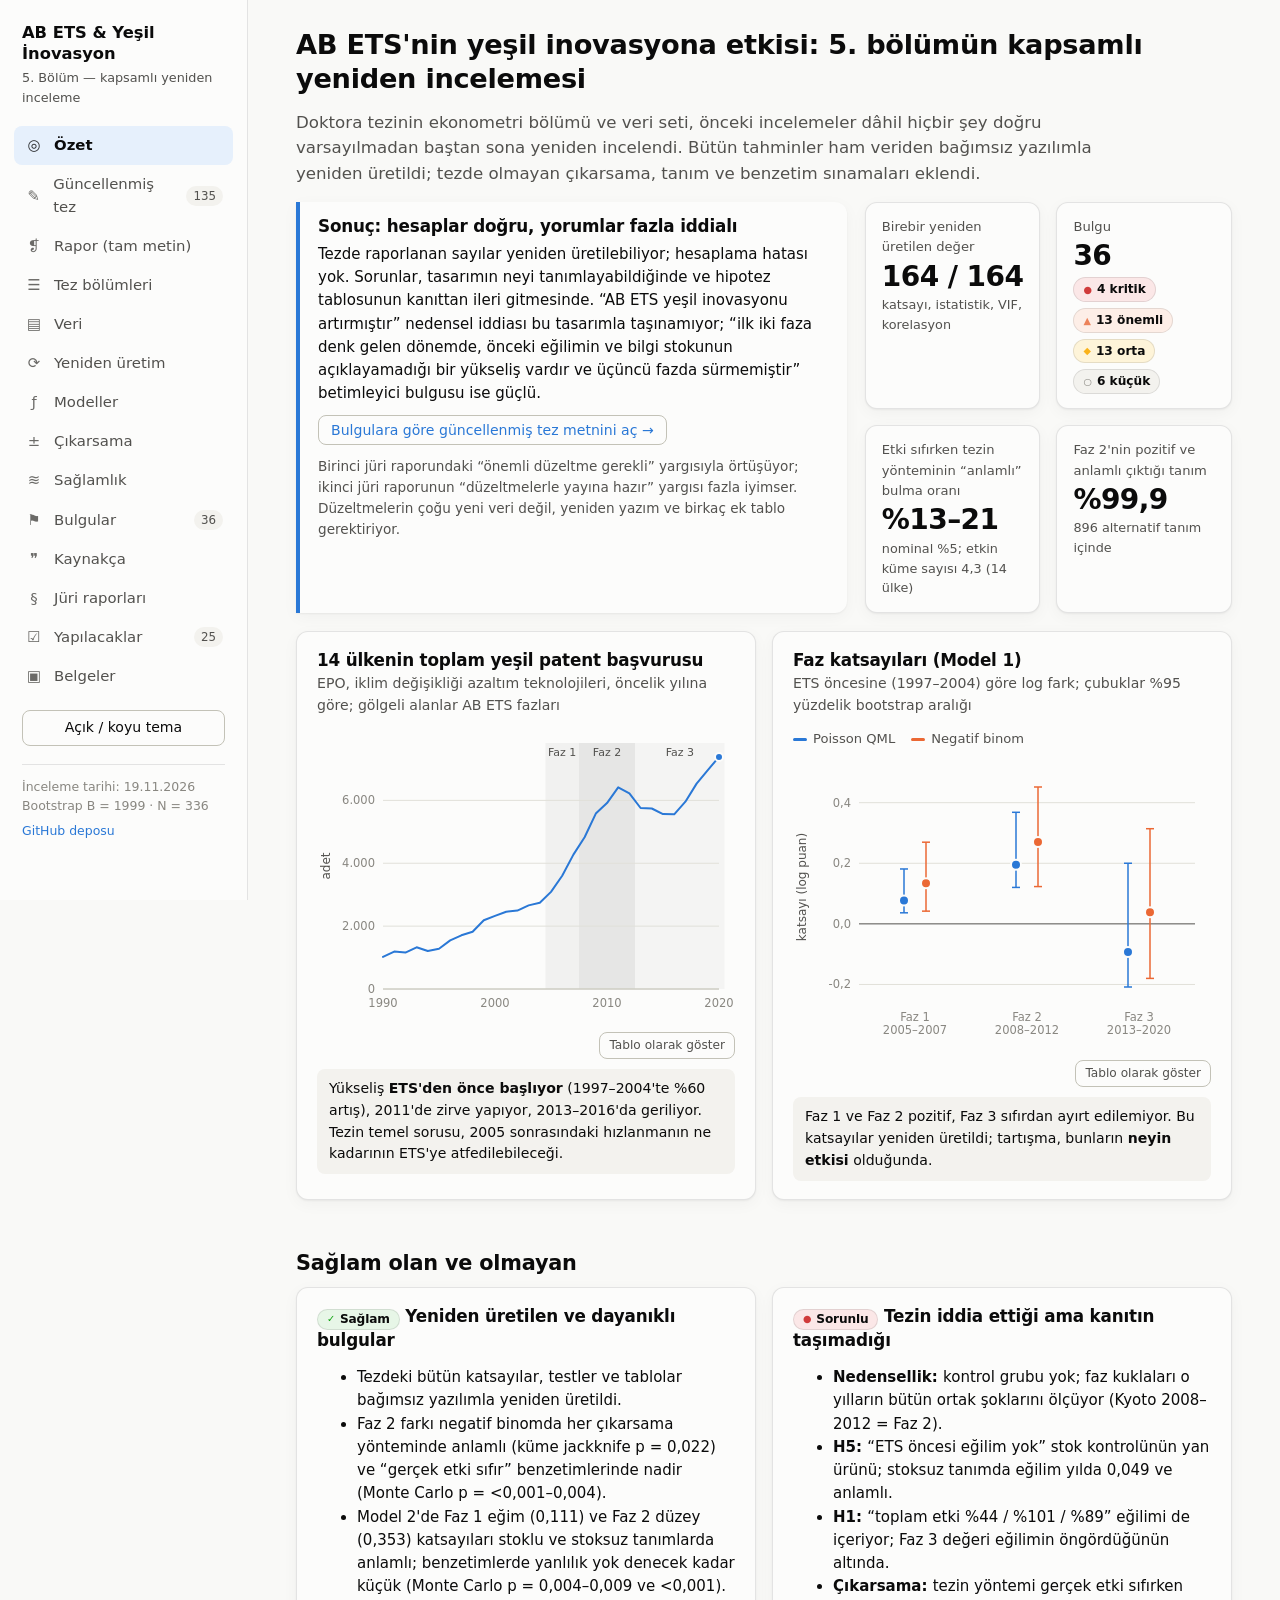
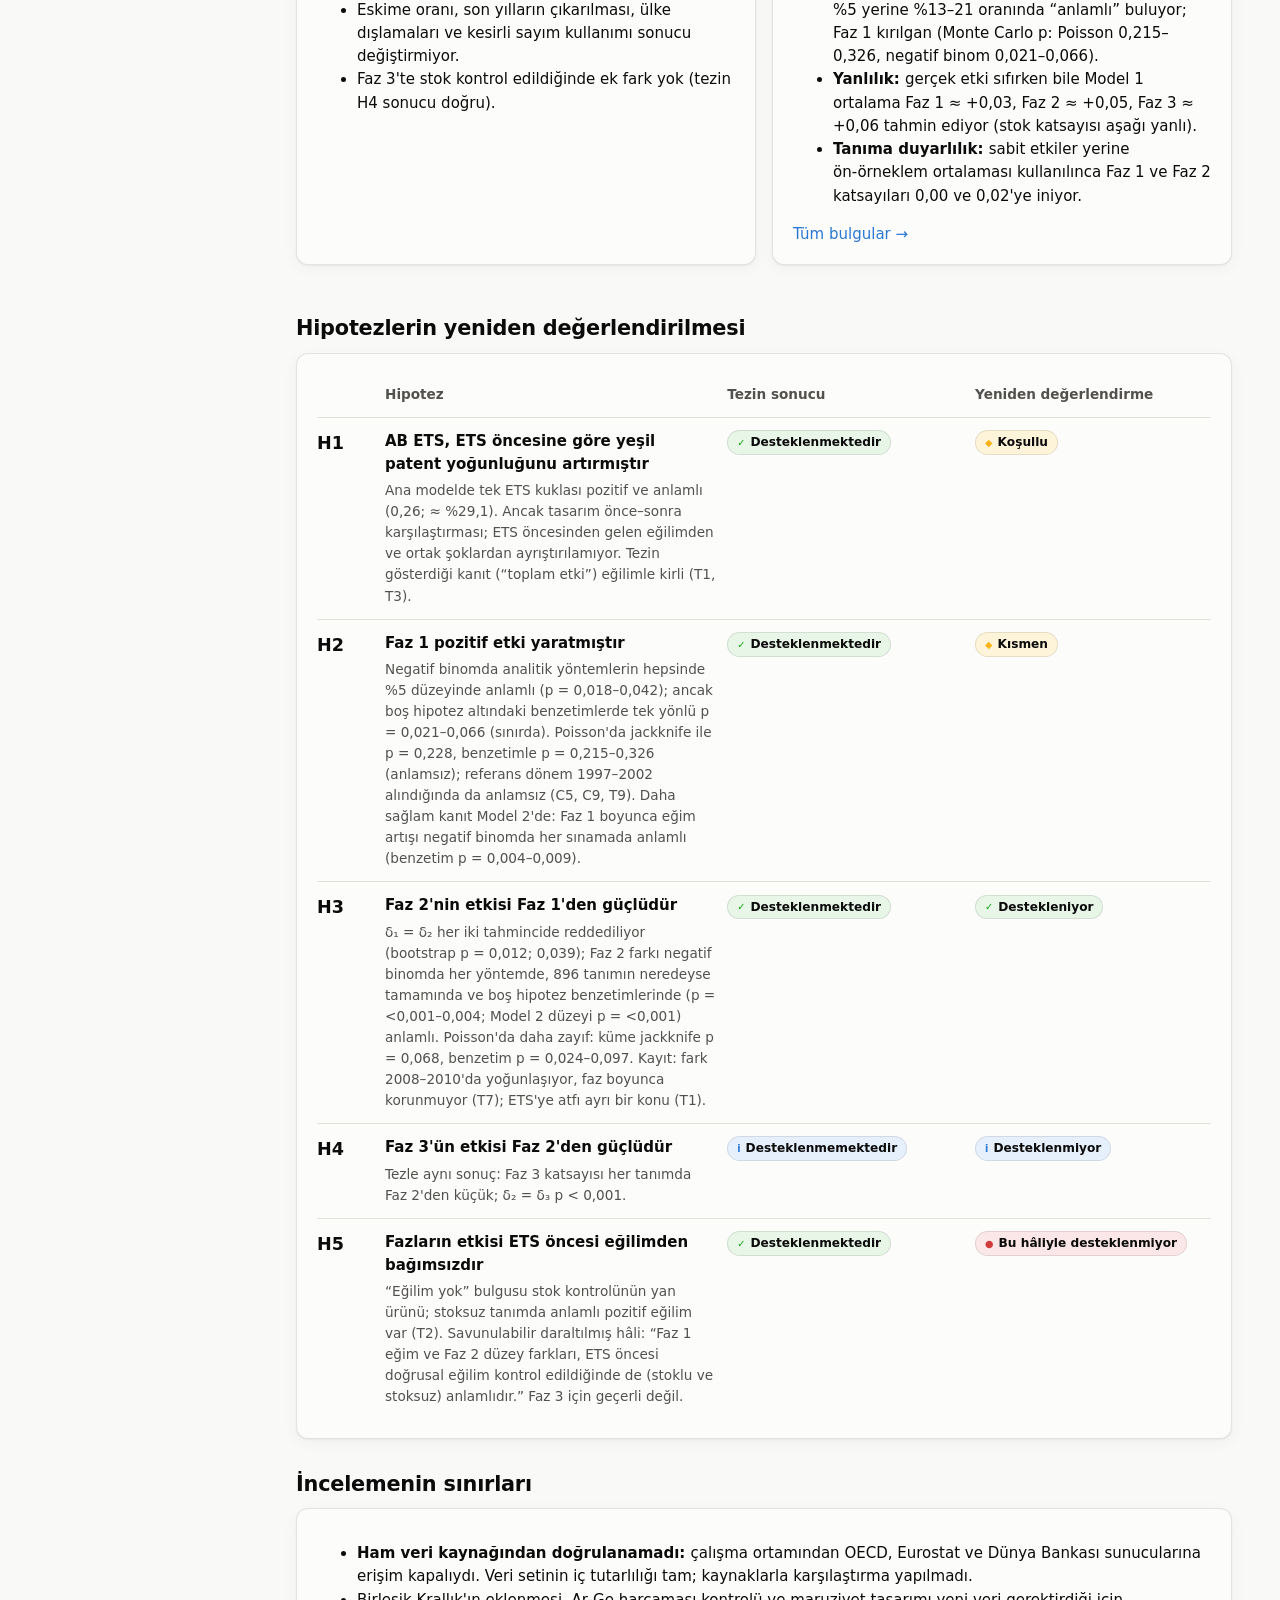
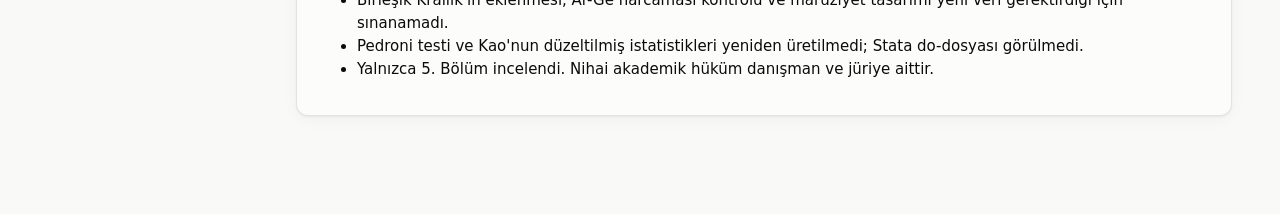
<file: docs/index.html>
<!doctype html>
<html lang="tr">
<head>
<meta charset="utf-8">
<meta name="viewport" content="width=device-width, initial-scale=1">
<meta name="robots" content="noindex, nofollow">
<title>AB ETS ve Yeşil İnovasyon — 5. Bölüm Kapsamlı İnceleme</title>
<meta name="description" content="Doktora tezi 5. bölümünün (AB ETS'nin yeşil inovasyon üzerindeki etkisi) sıfırdan, bağımsız yeniden incelemesi: replikasyon, çıkarsama duyarlılığı, bulgular ve yapılacaklar.">
<link rel="stylesheet" href="assets/style.css">
<script>
  (function () { try { var t = localStorage.getItem("tema"); if (t) document.documentElement.setAttribute("data-theme", t); document.documentElement.setAttribute("data-anlatim", localStorage.getItem("anlatim") === "teknik" ? "teknik" : "sade"); } catch (e) { document.documentElement.setAttribute("data-anlatim", "sade"); } })();
</script>
</head>
<body>
<div class="layout">
  <aside class="side">
    <div class="brand">AB ETS &amp; Yeşil İnovasyon</div>
    <div class="brand-sub">5. Bölüm — kapsamlı yeniden inceleme</div>
    <nav class="nav" id="nav"></nav>
    <button class="themebtn" id="tema" type="button" aria-label="Açık/koyu tema">Açık / koyu tema</button>
    <div class="side-foot" id="foot"></div>
  </aside>
  <main id="main">
    <noscript><p>Bu site etkileşimli içerik için JavaScript gerektirir. Raporun düz metni: <a href="raporlar/Kapsamli_Yeniden_Inceleme.md">Kapsamli_Yeniden_Inceleme.md</a></p></noscript>
    <p id="yukleniyor">Veriler yükleniyor…</p>
  </main>
</div>
<script src="assets/marked.min.js"></script>
<script src="assets/charts.js"></script>
<script src="assets/app.js"></script>
</body>
</html>
</file>
<file: docs/assets/style.css>
:root {
  color-scheme: light;
  --page: #f9f9f7; --surface: #fcfcfb; --surface-2: #f3f2ee; --ink: #0b0b0b; --ink-2: #52514e; --muted: #898781;
  --grid: #e1e0d9; --axis: #c3c2b7; --border: rgba(11, 11, 11, .10); --accent: #2a78d6; --accent-soft: #e6f0fc;
  --ins: #0f7a55; --ins-bg: #e2f5ec; --del: #b8401a; --del-bg: #fcebe3; --kon: #9a6a12; --kon-bg: #fcf1cf;
  --s1: #2a78d6; --s2: #eb6834; --s3: #1baf7a; --deemph: #b9b8b0;
  --good: #0ca30c; --warning: #fab219; --serious: #ec835a; --critical: #d03b3b;
  --good-bg: #e7f6e7; --warning-bg: #fef4d9; --serious-bg: #fdeee7; --critical-bg: #fbe7e7; --info-bg: #e6f0fc;
  --band1: rgba(11, 11, 11, .045); --band2: rgba(11, 11, 11, .085); --band3: rgba(11, 11, 11, .03);
  --shadow: 0 1px 2px rgba(0, 0, 0, .05), 0 4px 16px rgba(0, 0, 0, .04);
}
@media (prefers-color-scheme: dark) {
  :root:not([data-theme="light"]) {
    color-scheme: dark;
    --page: #0d0d0d; --surface: #1a1a19; --surface-2: #232321; --ink: #f0efec; --ink-2: #c3c2b7; --muted: #898781;
    --grid: #2c2c2a; --axis: #383835; --border: rgba(255, 255, 255, .10); --accent: #3987e5; --accent-soft: #14273f; --ins: #4fd3a3; --ins-bg: #12301f; --del: #f08f66; --del-bg: #3a1e14; --kon: #e2b657; --kon-bg: #382d10;
    --s1: #3987e5; --s2: #d95926; --s3: #199e70; --deemph: #55544f;
    --good-bg: #10300f; --warning-bg: #3a2c08; --serious-bg: #3b2014; --critical-bg: #3b1515; --info-bg: #14273f;
    --band1: rgba(255, 255, 255, .05); --band2: rgba(255, 255, 255, .09); --band3: rgba(255, 255, 255, .03);
    --shadow: 0 1px 2px rgba(0, 0, 0, .4);
  }
}
:root[data-theme="dark"] {
  color-scheme: dark;
  --page: #0d0d0d; --surface: #1a1a19; --surface-2: #232321; --ink: #f0efec; --ink-2: #c3c2b7; --muted: #898781;
  --grid: #2c2c2a; --axis: #383835; --border: rgba(255, 255, 255, .10); --accent: #3987e5; --accent-soft: #14273f; --ins: #4fd3a3; --ins-bg: #12301f; --del: #f08f66; --del-bg: #3a1e14; --kon: #e2b657; --kon-bg: #382d10;
  --s1: #3987e5; --s2: #d95926; --s3: #199e70; --deemph: #55544f;
  --good-bg: #10300f; --warning-bg: #3a2c08; --serious-bg: #3b2014; --critical-bg: #3b1515; --info-bg: #14273f;
  --band1: rgba(255, 255, 255, .05); --band2: rgba(255, 255, 255, .09); --band3: rgba(255, 255, 255, .03);
  --shadow: 0 1px 2px rgba(0, 0, 0, .4);
}
* { box-sizing: border-box; }
html { scroll-behavior: smooth; }
body { margin: 0; background: var(--page); color: var(--ink); font: 15px/1.55 system-ui, -apple-system, "Segoe UI", Roboto, sans-serif; -webkit-text-size-adjust: 100%; }
a { color: var(--accent); text-decoration: none; } a:hover { text-decoration: underline; }
h1, h2, h3, h4 { line-height: 1.25; margin: 0 0 .5em; font-weight: 650; letter-spacing: -.01em; }
h1 { font-size: 1.7rem; } h2 { font-size: 1.3rem; margin-top: 1.6em; } h3 { font-size: 1.05rem; } h4 { font-size: .95rem; }
p { margin: 0 0 .9em; } small, .small { font-size: .85rem; color: var(--ink-2); }
code { font: .86em ui-monospace, SFMono-Regular, Menlo, Consolas, monospace; background: var(--surface-2); padding: .1em .35em; border-radius: 4px; }

.layout { display: grid; grid-template-columns: 248px minmax(0, 1fr); min-height: 100vh; }
.side { position: sticky; top: 0; align-self: start; height: 100vh; overflow-y: auto; padding: 22px 14px; border-right: 1px solid var(--border); background: var(--surface); }
.brand { font-weight: 700; font-size: 1.02rem; line-height: 1.3; margin: 0 8px 4px; }
.brand-sub { color: var(--ink-2); font-size: .8rem; margin: 0 8px 18px; }
.nav a { display: flex; align-items: center; gap: 10px; padding: 8px 10px; border-radius: 8px; color: var(--ink-2); font-weight: 500; font-size: .93rem; }
.nav a:hover { background: var(--surface-2); text-decoration: none; color: var(--ink); }
.nav a.on { background: var(--accent-soft); color: var(--ink); font-weight: 650; }
.nav .ic { width: 20px; text-align: center; opacity: .85; }
.nav .cnt { margin-left: auto; font-size: .74rem; background: var(--surface-2); padding: 1px 7px; border-radius: 10px; color: var(--ink-2); }
.side-foot { margin: 18px 8px 0; font-size: .78rem; color: var(--muted); border-top: 1px solid var(--border); padding-top: 12px; }
.themebtn { margin: 14px 8px 0; width: calc(100% - 16px); }
main { padding: 28px clamp(16px, 4vw, 48px) 80px; max-width: 1240px; width: 100%; }
.lede { font-size: 1.04rem; color: var(--ink-2); max-width: 78ch; }
.page { display: none; } .page.on { display: block; animation: fade .18s ease; }
@keyframes fade { from { opacity: 0; transform: translateY(4px); } to { opacity: 1; } }

.card { background: var(--surface); border: 1px solid var(--border); border-radius: 12px; padding: 18px 20px; margin: 0 0 18px; box-shadow: var(--shadow); }
.card > h3:first-child { margin-bottom: 2px; }
.card .sub { color: var(--ink-2); font-size: .88rem; margin-bottom: 12px; }
.grid { display: grid; gap: 16px; } .g2 { grid-template-columns: repeat(2, minmax(0, 1fr)); } .g3 { grid-template-columns: repeat(3, minmax(0, 1fr)); } .g4 { grid-template-columns: repeat(4, minmax(0, 1fr)); }
.tile { background: var(--surface); border: 1px solid var(--border); border-radius: 12px; padding: 14px 16px; box-shadow: var(--shadow); }
.tile .lab { color: var(--ink-2); font-size: .82rem; } .tile .val { font-size: 1.75rem; font-weight: 650; letter-spacing: -.02em; line-height: 1.2; margin: 2px 0; }
.tile .note { font-size: .8rem; color: var(--ink-2); }
.hero { display: grid; grid-template-columns: minmax(0, 1.5fr) minmax(0, 1fr); gap: 18px; align-items: stretch; }
.verdict { border-left: 4px solid var(--accent); padding: 14px 18px; background: var(--surface); border-radius: 0 12px 12px 0; box-shadow: var(--shadow); }
.verdict h3 { margin-bottom: 6px; }

.badge { display: inline-flex; align-items: center; gap: 5px; font-size: .76rem; font-weight: 600; padding: 2px 9px; border-radius: 999px; white-space: nowrap; color: var(--ink); border: 1px solid var(--border); background: var(--surface-2); }
.badge::before { font-size: .8em; }
.b-kritik { background: var(--critical-bg); } .b-kritik::before { content: "●"; color: var(--critical); }
.b-onemli { background: var(--serious-bg); } .b-onemli::before { content: "▲"; color: var(--serious); }
.b-orta { background: var(--warning-bg); } .b-orta::before { content: "◆"; color: var(--warning); }
.b-kucuk { background: var(--surface-2); } .b-kucuk::before { content: "○"; color: var(--muted); }
.b-ok { background: var(--good-bg); } .b-ok::before { content: "✓"; color: var(--good); }
.b-info { background: var(--info-bg); } .b-info::before { content: "i"; color: var(--accent); font-weight: 800; }
.b-geri { background: var(--surface-2); text-decoration: line-through; }
.chips { display: flex; flex-wrap: wrap; gap: 6px; }
.filters { display: flex; flex-wrap: wrap; gap: 10px 16px; align-items: center; margin: 0 0 14px; padding: 10px 14px; background: var(--surface); border: 1px solid var(--border); border-radius: 12px; }
.filters > label { font-size: .82rem; color: var(--ink-2); display: flex; flex-direction: column; gap: 3px; }
.filters .chk { flex-direction: row; color: var(--ink); }
.filters .row { display: flex; gap: 6px; flex-wrap: wrap; align-items: center; }
select, input[type="search"], input[type="text"], button { font: inherit; color: var(--ink); }
select, input[type="search"], input[type="text"] { background: var(--surface); border: 1px solid var(--axis); border-radius: 8px; padding: 6px 10px; min-width: 120px; }
button, .btn { background: var(--surface); border: 1px solid var(--axis); border-radius: 8px; padding: 6px 12px; cursor: pointer; font-size: .88rem; }
button:hover, .btn:hover { background: var(--surface-2); text-decoration: none; }
button.on, .seg button.on { background: var(--accent); border-color: var(--accent); color: #fff; }
.seg { display: inline-flex; } .seg button { border-radius: 0; margin-left: -1px; } .seg button:first-child { border-radius: 8px 0 0 8px; margin-left: 0; } .seg button:last-child { border-radius: 0 8px 8px 0; }
.chk { display: inline-flex; align-items: center; gap: 5px; font-size: .84rem; padding: 3px 9px; border: 1px solid var(--axis); border-radius: 999px; cursor: pointer; user-select: none; background: var(--surface); }
.chk input { margin: 0; accent-color: var(--accent); }

table { border-collapse: collapse; width: 100%; font-size: .88rem; }
th, td { padding: 7px 10px; text-align: left; border-bottom: 1px solid var(--grid); vertical-align: top; }
th { font-weight: 600; color: var(--ink-2); font-size: .8rem; background: var(--surface); position: sticky; top: 0; z-index: 1; }
td.num, th.num { text-align: right; font-variant-numeric: tabular-nums; white-space: nowrap; }
tr:hover td { background: var(--surface-2); }
.tw { overflow-x: auto; max-width: 100%; border: 1px solid var(--border); border-radius: 10px; background: var(--surface); }
.tw.tall { max-height: 520px; overflow-y: auto; }
.ok { color: var(--good); font-weight: 700; } .bad { color: var(--critical); font-weight: 700; } .warn { color: var(--serious); font-weight: 700; }
.pcell { font-variant-numeric: tabular-nums; text-align: right; white-space: nowrap; }
.pcell .pp { display: inline-block; min-width: 54px; padding: 1px 7px; border-radius: 6px; }
.p1 { background: var(--good-bg); } .p5 { background: var(--good-bg); } .p10 { background: var(--warning-bg); } .pn { background: var(--surface-2); color: var(--ink-2); }

svg text { fill: var(--ink-2); font: 11.5px system-ui, sans-serif; }
svg .tick { fill: var(--muted); font-variant-numeric: tabular-nums; } svg .axlab { fill: var(--ink-2); font-size: 12px; } svg .bandlab { fill: var(--ink-2); font-size: 11px; }
svg .grid { stroke: var(--grid); stroke-width: 1; } svg .axis, svg .axis0 { stroke: var(--axis); stroke-width: 1; } svg .axis0 { stroke: var(--ink-2); }
svg .band.b1 { fill: var(--band1); } svg .band.b2 { fill: var(--band2); } svg .band.b3 { fill: var(--band3); }
svg .ln { stroke-width: 2; stroke-linejoin: round; stroke-linecap: round; } svg .ln.thin { stroke-width: 1.25; opacity: .8; }
svg .c1 { stroke: var(--s1); } svg .c2 { stroke: var(--s2); } svg .c3 { stroke: var(--s3); } svg .cg { stroke: var(--deemph); }
svg .dot { stroke: var(--surface); stroke-width: 2; } svg .dot.nr { stroke: none; }
svg .dot.c1, svg .bar.c1 { fill: var(--s1); } svg .dot.c2, svg .bar.c2 { fill: var(--s2); } svg .dot.c3, svg .bar.c3 { fill: var(--s3); } svg .dot.cg, svg .bar.cg { fill: var(--deemph); }
svg .dot.hollow { fill: var(--surface); stroke-width: 2; } svg .dot.hollow.c1 { stroke: var(--s1); } svg .dot.hollow.c2 { stroke: var(--s2); }
svg .dot.faint { opacity: .35; }
svg .whisk { stroke-width: 1.5; } svg .specw { stroke-width: 1; opacity: .28; } svg .conn { stroke: var(--axis); stroke-width: 2; }
svg .cross { stroke: var(--ink-2); stroke-width: 1; } svg .marker { stroke: var(--ink); stroke-width: 1.5; }
svg .mark:hover .dot, svg .mark:focus .dot { filter: brightness(1.15); } svg .mark:hover .bar { filter: brightness(1.12); } svg .mark { outline: none; }
.tip { position: fixed; display: none; z-index: 50; pointer-events: none; background: var(--surface); border: 1px solid var(--border); box-shadow: 0 6px 24px rgba(0, 0, 0, .18); border-radius: 8px; padding: 8px 10px; font-size: .8rem; max-width: 330px; }
.tip-h { font-weight: 650; margin-bottom: 4px; } .tip-r { display: flex; gap: 6px; align-items: baseline; color: var(--ink-2); } .tip-r strong { color: var(--ink); font-variant-numeric: tabular-nums; }
.tip-k { display: inline-block; width: 12px; height: 0; border-top: 3px solid; align-self: center; border-radius: 2px; }
.tip-k.c1, .key.c1 { border-color: var(--s1); } .tip-k.c2, .key.c2 { border-color: var(--s2); } .tip-k.c3, .key.c3 { border-color: var(--s3); } .tip-k.cg, .key.cg { border-color: var(--deemph); }
.legend { display: flex; flex-wrap: wrap; gap: 6px 16px; font-size: .82rem; color: var(--ink-2); margin: 2px 0 8px; }
.legend span { display: inline-flex; align-items: center; gap: 6px; } .key { display: inline-block; width: 14px; height: 0; border-top: 3px solid; border-radius: 2px; }
.chart-tools { display: flex; justify-content: flex-end; gap: 6px; margin-top: 6px; } .chart-tools button { font-size: .76rem; padding: 3px 9px; color: var(--ink-2); }
.takeaway { background: var(--surface-2); border-radius: 8px; padding: 9px 12px; font-size: .88rem; margin-top: 10px; }
.takeaway b { color: var(--ink); }

.finding { border: 1px solid var(--border); border-radius: 12px; background: var(--surface); margin-bottom: 10px; box-shadow: var(--shadow); }
.finding summary { list-style: none; cursor: pointer; padding: 12px 16px; display: grid; grid-template-columns: auto minmax(0, 1fr) auto; gap: 12px; align-items: center; }
.finding summary::-webkit-details-marker { display: none; }
.finding summary .ttl { font-weight: 600; } .finding summary .id { font: .78rem ui-monospace, monospace; color: var(--muted); }
.finding[open] summary { border-bottom: 1px solid var(--grid); }
.finding .body { padding: 12px 16px 14px; } .finding .body h4 { margin: 10px 0 3px; color: var(--ink-2); font-size: .8rem; text-transform: uppercase; letter-spacing: .04em; }
.finding .meta { display: flex; flex-wrap: wrap; gap: 6px; }
:root[data-anlatim="sade"] .v-teknik, :root[data-anlatim="teknik"] .v-sade { display: none; }
.anlbar { display: flex; flex-wrap: wrap; gap: 8px 12px; align-items: center; margin: 0 0 12px; }
.finding .body ol.adim { margin: 4px 0 0; padding-left: 1.4em; } .finding .body ol.adim li { margin-bottom: 7px; } .finding .body ol.adim li::marker { color: var(--accent); font-weight: 700; }
.ornek { margin-top: 14px; padding: 4px 14px 12px; border-left: 3px solid var(--accent); background: var(--accent-soft); border-radius: 0 10px 10px 0; }
.ornek p { margin: 0 0 8px; font-family: Georgia, "Times New Roman", serif; font-size: .96rem; line-height: 1.55; }
.kopya { font-size: .78rem; padding: 3px 10px; }
.sozluk { margin: 0 0 14px; border: 1px solid var(--border); border-radius: 12px; background: var(--surface); }
.sozluk summary { cursor: pointer; padding: 10px 14px; font-weight: 600; font-size: .9rem; }
.sozluk dl { margin: 0; padding: 2px 16px 12px; display: grid; grid-template-columns: minmax(0, 15em) minmax(0, 1fr); gap: 6px 16px; font-size: .9rem; }
.sozluk dt { font-weight: 600; } .sozluk dd { margin: 0; color: var(--ink-2); }
@media (max-width: 640px) { .sozluk dl { grid-template-columns: minmax(0, 1fr); gap: 2px; } .sozluk dd { margin-bottom: 8px; } }
.hyp { display: grid; grid-template-columns: 56px minmax(0, 1.4fr) minmax(0, 1fr) minmax(0, 1fr); gap: 12px; padding: 12px 0; border-bottom: 1px solid var(--grid); align-items: start; }
.hyp:last-child { border-bottom: 0; } .hyp .hid { font-weight: 700; font-size: 1.1rem; }
.todo { display: flex; gap: 10px; align-items: flex-start; padding: 9px 0; border-bottom: 1px solid var(--grid); } .todo input { margin-top: 4px; width: 17px; height: 17px; accent-color: var(--accent); }
.todo.done .tt { text-decoration: line-through; color: var(--muted); }
.progress { height: 8px; background: var(--surface-2); border-radius: 999px; overflow: hidden; margin: 8px 0 14px; } .progress > div { height: 100%; background: var(--accent); border-radius: 999px; transition: width .2s; }
.md { max-width: 90ch; } .md table { margin: 12px 0; } .md h1 { font-size: 1.5rem; } .md h2 { border-top: 1px solid var(--grid); padding-top: 1em; } .md blockquote { border-left: 3px solid var(--axis); margin: 0 0 1em; padding: 2px 14px; color: var(--ink-2); }
.md pre { background: var(--surface-2); padding: 12px; border-radius: 8px; overflow-x: auto; }
.qa { border-left: 3px solid var(--accent); padding: 2px 0 2px 16px; margin-bottom: 18px; } .qa .q { font-weight: 650; margin-bottom: 6px; }
.menu-btn { display: none; }
@media (max-width: 920px) {
  .layout { grid-template-columns: minmax(0, 1fr); }
  .side { position: sticky; height: auto; z-index: 20; padding: 10px 12px; border-right: 0; border-bottom: 1px solid var(--border); }
  .brand-sub, .side-foot { display: none; } .brand { margin-bottom: 8px; }
  .nav { display: flex; overflow-x: auto; gap: 4px; padding-bottom: 4px; } .nav a { white-space: nowrap; padding: 6px 10px; } .nav .cnt { display: none; }
  .themebtn { position: absolute; top: 8px; right: 12px; width: auto; margin: 0; }
  .g2, .g3, .g4, .hero { grid-template-columns: 1fr; } .g4 { grid-template-columns: repeat(2, minmax(0, 1fr)); }
  .hyp { grid-template-columns: 40px minmax(0, 1fr); } .hyp > div:nth-child(n+3) { grid-column: 2; }
  main { padding: 18px 14px 60px; }
}
.card, .tile, .grid > *, .hero > *, .filters > label { min-width: 0; }
.filters > label { max-width: 100%; } select { max-width: 100%; } .seg { flex-wrap: wrap; row-gap: 4px; } .chart { min-width: 0; overflow: hidden; }
main { min-width: 0; } .md { overflow-wrap: anywhere; } .side { min-width: 0; }
@media print { .side, .filters, .chart-tools { display: none; } .layout { display: block; } .page { display: block !important; } }

/* ---------------------------------------------------------------- güncellenmiş tez */
.tezbag { margin: 14px 0 0; }
.tezlej { display: flex; flex-wrap: wrap; gap: 8px 18px; font-size: .9rem; }
.tezbar { position: sticky; top: 0; z-index: 5; display: flex; flex-wrap: wrap; gap: 8px 14px; align-items: center; padding: 10px 14px; margin: 0 0 14px; background: var(--surface); border: 1px solid var(--border); border-radius: 12px; box-shadow: var(--shadow); }
.tezbar label { display: inline-flex; gap: 6px; align-items: center; min-width: 0; max-width: 100%; } .tezbar select { max-width: min(12.5rem, 100%); min-width: 0; } .tezgez { display: inline-flex; gap: 6px; align-items: center; flex-wrap: wrap; }
.tezmetin .mscroll { display: block; overflow-x: auto; overflow-y: hidden; max-width: 100%; padding: 2px 0; }
.tezmetin p:has(> .mscroll) { display: flex; align-items: center; gap: 10px; } .tezmetin p:has(> .mscroll) > .mscroll { flex: 1 1 auto; min-width: 0; }
.tezmetin { max-width: 92ch; background: var(--surface); border: 1px solid var(--border); border-radius: 12px; padding: 26px clamp(14px, 4vw, 46px); font-family: Georgia, "Times New Roman", serif; font-size: 1.02rem; line-height: 1.68; overflow-wrap: break-word; }
.tezmetin h1 { font-size: 1.3rem; margin: 1.6em 0 .8em; } .tezmetin h1:first-child { margin-top: 0; } .tezmetin h2 { font-size: 1.18rem; margin: 1.6em 0 .6em; } .tezmetin h3, .tezmetin h4, .tezmetin p.altbaslik { font-size: 1.05rem; margin: 1.4em 0 .5em; }
.tezmetin h1, .tezmetin h2, .tezmetin h3, .tezmetin h4, .tezmetin p.altbaslik { scroll-margin-top: 70px; font-family: inherit; }
.tezmetin img { max-width: 100%; height: auto; display: block; margin: 0 auto; background: #fff; border-radius: 6px; }
.tezmetin .tw { margin: 10px 0 14px; } .tezmetin table { font: .8rem/1.4 system-ui, -apple-system, "Segoe UI", sans-serif; border-collapse: collapse; width: 100%; } .tezmetin col { width: auto !important; }
.tezmetin th, .tezmetin td { padding: 5px 8px; border-bottom: 1px solid var(--grid); text-align: left; vertical-align: top; } .tezmetin th { background: var(--surface-2); }
.tezmetin math { font-size: 1.02em; } .tezmetin math[display="block"] { margin: .5em 0; max-width: 100%; overflow-x: auto; overflow-y: hidden; }
.tezmetin blockquote { margin: 0 0 1em 1.2em; } .tezmetin mark { background: #fff3a3; color: #0b0b0b; }
.tezmetin ins, ins.orn { text-decoration: none; background: var(--ins-bg); box-shadow: inset 0 -2px 0 var(--ins); border-radius: 2px; }
.tezmetin del, del.orn { color: var(--del); background: var(--del-bg); text-decoration: line-through; text-decoration-thickness: 1px; border-radius: 2px; }
.tezmetin .kontrol, .kontrol.orn { background: var(--kon-bg); border-bottom: 2px dashed var(--kon); }
.tezmetin .bicim, .bicim.orn { border-bottom: 1px dotted var(--muted); }
.tezmetin div.ekle { border-left: 3px solid var(--ins); background: var(--ins-bg); padding: 6px 14px; margin: 12px 0; border-radius: 0 8px 8px 0; } .tezmetin div.ekle > :last-child { margin-bottom: 0; }
.tezmetin div.ekle .tw, .tezmetin div.ekle table th { background: var(--surface); }
.tezmetin tr.ekle td { background: var(--ins-bg); box-shadow: inset 0 -1px 0 var(--ins); }
.tezmetin div.cik { border-left: 3px solid var(--del); background: var(--del-bg); padding: 6px 14px; margin: 12px 0; border-radius: 0 8px 8px 0; } .tezmetin div.cik td, .tezmetin div.cik th { color: var(--del); text-decoration: line-through; text-decoration-thickness: 1px; }
.tezmetin del.resim { display: block; opacity: .45; text-decoration: none; padding: 6px; margin-bottom: 8px; } .tezmetin ins.resim { display: block; padding: 6px; }
.tezmetin[data-gor="fark"] [data-d] { cursor: pointer; }
.tezmetin .secili { outline: 2px solid var(--accent); outline-offset: 2px; }
.tezmetin.filtre [data-d]:not(.f-on) { opacity: .38; }
.tezmetin[data-gor="guncel"] del, .tezmetin[data-gor="guncel"] div.cik, .tezmetin[data-gor="ozgun"] ins, .tezmetin[data-gor="ozgun"] div.ekle, .tezmetin[data-gor="ozgun"] tr.ekle { display: none; }
.tezmetin[data-gor="guncel"] ins, .tezmetin[data-gor="guncel"] div.ekle, .tezmetin[data-gor="guncel"] tr.ekle td, .tezmetin[data-gor="guncel"] .kontrol, .tezmetin[data-gor="guncel"] .bicim,
.tezmetin[data-gor="ozgun"] del, .tezmetin[data-gor="ozgun"] div.cik, .tezmetin[data-gor="ozgun"] div.cik td, .tezmetin[data-gor="ozgun"] div.cik th, .tezmetin[data-gor="ozgun"] .kontrol, .tezmetin[data-gor="ozgun"] .bicim { background: none; box-shadow: none; border: 0; color: inherit; text-decoration: none; padding: 0; opacity: 1; }
.tezmetin[data-gor="guncel"] div.ekle, .tezmetin[data-gor="ozgun"] div.cik { margin: 0; } .tezmetin[data-gor="guncel"] div.ekle > :last-child { margin-bottom: .9em; }
.tezmetin[data-gor="ozgun"] .vurgu { background: #fff3a3; color: #0b0b0b; }
.tezmetin[data-gor="guncel"].filtre [data-d], .tezmetin[data-gor="ozgun"].filtre [data-d] { opacity: 1; }
.dkart { position: fixed; right: 18px; bottom: 18px; z-index: 20; width: min(430px, calc(100vw - 36px)); max-height: 60vh; overflow: auto; background: var(--surface); border: 1px solid var(--axis); border-radius: 12px; padding: 14px 16px; box-shadow: 0 10px 34px rgba(0, 0, 0, .22); font-size: .92rem; }
.dkart .meta { display: flex; gap: 8px; align-items: center; flex-wrap: wrap; padding-right: 26px; } .dkart .id { font: .8rem ui-monospace, monospace; color: var(--muted); } .dkart p { margin: 6px 0 0; }
.dkart .kapat { position: absolute; top: 8px; right: 8px; border: 0; background: none; font-size: 1.3rem; line-height: 1; padding: 2px 8px; } .dkart a.badge { text-decoration: none; white-space: normal; }
.tezliste { padding: 0 14px 14px; max-height: 520px; overflow: auto; } .tezliste tr.tik { cursor: pointer; } .tezliste tr.tik:hover td { background: var(--surface-2); } .tezliste td.id { font: .78rem ui-monospace, monospace; white-space: nowrap; }
@media (max-width: 640px) { .tezmetin { font-size: .98rem; padding: 18px 14px; } .tezbar select { max-width: 14rem; } .tezbar { position: static; } .dkart { right: 8px; left: 8px; bottom: 8px; width: auto; } }
@media print { .tezbar, .dkart, .tezokuma { display: none; } .tezmetin { border: 0; max-width: none; } }
</file>
